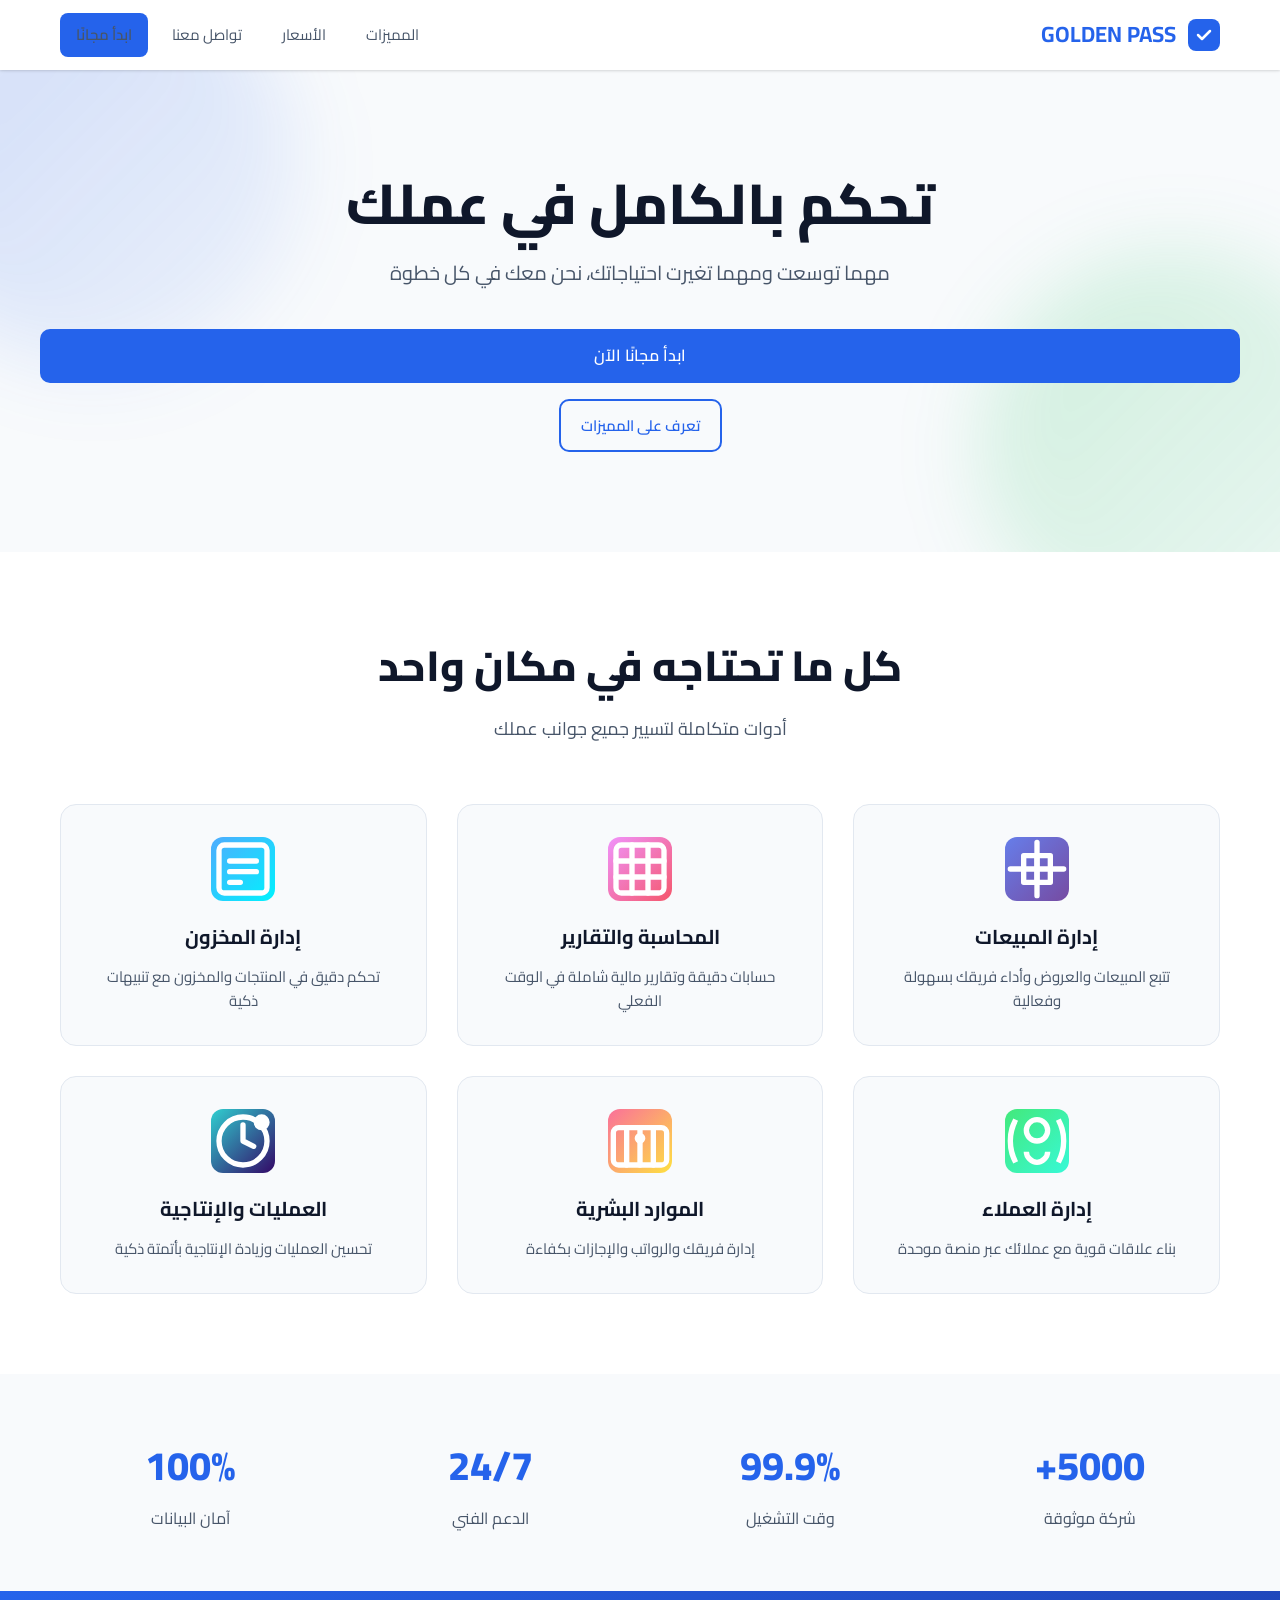
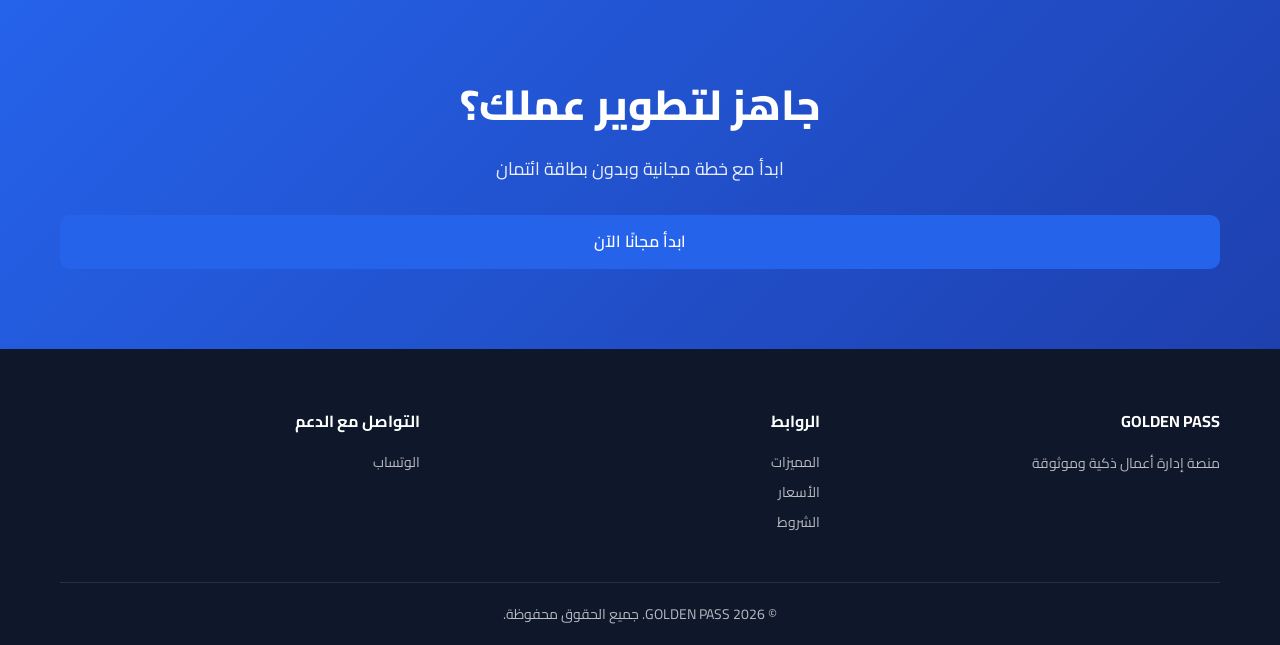
<file: index.html>
<!DOCTYPE html>
<html lang="ar" dir="rtl">
<head>
    <meta charset="UTF-8">
    <link rel="icon" href="data:,"><meta name="viewport" content="width=device-width, initial-scale=1.0">
    <title>GOLDEN PASS - منصة إدارة الأعمال الذكية</title>
    <link rel="stylesheet" href="style.css">
    <link href="https://fonts.googleapis.com/css2?family=Cairo:wght@400;600;700;800&family=Tajawal:wght@400;500;700&display=swap" rel="stylesheet">
</head>
<body>
<!-- Navbar -->
<nav class="navbar">
    <div class="navbar-container">
        <div class="navbar-logo">
            <svg width="32" height="32" viewBox="0 0 32 32" fill="none">
                <rect width="32" height="32" rx="8" fill="#2563eb"/>
                <path d="M10 16L14 20L22 12" stroke="white" stroke-width="2.5" stroke-linecap="round" stroke-linejoin="round"/>
            </svg>
            <span>GOLDEN PASS</span>
        </div>

        <button class="mobile-menu-toggle" id="mobileMenuToggle">
            <span></span>
            <span></span>
            <span></span>
        </button>

        <ul class="navbar-menu" id="navbarMenu">
            <li><a href="#features">المميزات</a></li>
            <li><a href="#pricing">الأسعار</a></li>
            <li><a href="#contact">تواصل معنا</a></li>
            <li><a href="auth.html" class="btn-primary">ابدأ مجانًا</a></li>
        </ul>
    </div>
</nav>

<!-- Hero Section -->
<section class="hero">
    <div class="hero-content">
        <h1 class="hero-title">تحكم بالكامل في عملك</h1>
        <p class="hero-subtitle">مهما توسعت ومهما تغيرت احتياجاتك، نحن معك في كل خطوة</p>
        <div class="hero-cta">
            <a href="auth.html" class="btn-large">ابدأ مجانًا الآن</a>
            <button class="btn-ghost" onclick="document.querySelector('#features').scrollIntoView({behavior: 'smooth'})">تعرف على المميزات</button>
        </div>
    </div>
    <div class="hero-decoration">
        <div class="gradient-orb"></div>
        <div class="gradient-orb secondary"></div>
    </div>
</section>

<!-- Features Section -->
<section class="features" id="features">
    <div class="container">
        <div class="section-header">
            <h2>كل ما تحتاجه في مكان واحد</h2>
            <p>أدوات متكاملة لتسيير جميع جوانب عملك</p>
        </div>

        <div class="features-grid">
            <!-- Sales -->
            <div class="feature-card">
                <div class="feature-icon sales">
                    <svg viewBox="0 0 24 24" fill="none" stroke="currentColor" stroke-width="2">
                        <path d="M12 2v20M2 12h20" stroke-linecap="round"/>
                        <path d="M7 7h10v10H7z" stroke-linecap="round" stroke-linejoin="round"/>
                        <path d="M12 7v10" stroke-linecap="round"/>
                    </svg>
                </div>
                <h3>إدارة المبيعات</h3>
                <p>تتبع المبيعات والعروض وأداء فريقك بسهولة وفعالية</p>
            </div>

            <!-- Accounting -->
            <div class="feature-card">
                <div class="feature-icon accounting">
                    <svg viewBox="0 0 24 24" fill="none" stroke="currentColor" stroke-width="2">
                        <rect x="3" y="3" width="18" height="18" rx="2"/>
                        <path d="M3 9h18M3 15h18M9 3v18M15 3v18" stroke-linecap="round"/>
                    </svg>
                </div>
                <h3>المحاسبة والتقارير</h3>
                <p>حسابات دقيقة وتقارير مالية شاملة في الوقت الفعلي</p>
            </div>

            <!-- Inventory -->
            <div class="feature-card">
                <div class="feature-icon inventory">
                    <svg viewBox="0 0 24 24" fill="none" stroke="currentColor" stroke-width="2">
                        <path d="M3 5a2 2 0 012-2h14a2 2 0 012 2v14a2 2 0 01-2 2H5a2 2 0 01-2-2V5z"/>
                        <path d="M7 9h10M7 13h10M7 17h4" stroke-linecap="round"/>
                    </svg>
                </div>
                <h3>إدارة المخزون</h3>
                <p>تحكم دقيق في المنتجات والمخزون مع تنبيهات ذكية</p>
            </div>

            <!-- CRM -->
            <div class="feature-card">
                <div class="feature-icon crm">
                    <svg viewBox="0 0 24 24" fill="none" stroke="currentColor" stroke-width="2">
                        <circle cx="12" cy="8" r="4"/>
                        <path d="M16 16c0 2-2 4-4 4s-4-2-4-4M20 20c1-2 2-4 2-8s-1-6-2-8M4 20c-1-2-2-4-2-8s1-6 2-8"/>
                    </svg>
                </div>
                <h3>إدارة العملاء</h3>
                <p>بناء علاقات قوية مع عملائك عبر منصة موحدة</p>
            </div>

            <!-- HR -->
            <div class="feature-card">
                <div class="feature-icon hr">
                    <svg viewBox="0 0 24 24" fill="none" stroke="currentColor" stroke-width="2">
                        <rect x="2" y="7" width="20" height="14" rx="2"/>
                        <path d="M12 7v14M7 7v14M17 7v14" stroke-linecap="round"/>
                        <circle cx="12" cy="11" r="1" fill="currentColor"/>
                    </svg>
                </div>
                <h3>الموارد البشرية</h3>
                <p>إدارة فريقك والرواتب والإجازات بكفاءة</p>
            </div>

            <!-- Operations -->
            <div class="feature-card">
                <div class="feature-icon operations">
                    <svg viewBox="0 0 24 24" fill="none" stroke="currentColor" stroke-width="2">
                        <circle cx="12" cy="12" r="9"/>
                        <path d="M12 6v6l4 2" stroke-linecap="round" stroke-linejoin="round"/>
                        <circle cx="19" cy="5" r="2" fill="currentColor"/>
                    </svg>
                </div>
                <h3>العمليات والإنتاجية</h3>
                <p>تحسين العمليات وزيادة الإنتاجية بأتمتة ذكية</p>
            </div>
        </div>
    </div>
</section>

<!-- Stats Section -->
<section class="stats">
    <div class="container">
        <div class="stats-grid">
            <div class="stat-item">
                <h4 class="stat-number">5000+</h4>
                <p>شركة موثوقة</p>
            </div>
            <div class="stat-item">
                <h4 class="stat-number">99.9%</h4>
                <p>وقت التشغيل</p>
            </div>
            <div class="stat-item">
                <h4 class="stat-number">24/7</h4>
                <p>الدعم الفني</p>
            </div>
            <div class="stat-item">
                <h4 class="stat-number">100%</h4>
                <p>آمان البيانات</p>
            </div>
        </div>
    </div>
</section>

<!-- CTA Section -->
<section class="cta-section">
    <div class="container">
        <h2>جاهز لتطوير عملك؟</h2>
        <p>ابدأ مع خطة مجانية وبدون بطاقة ائتمان</p>
        <a href="auth.html" class="btn-large primary">ابدأ مجانًا الآن</a>
    </div>
</section>

<!-- Footer -->
<footer class="footer">
    <div class="container">
        <div class="footer-content">
            <div class="footer-section">
                <h4>GOLDEN PASS</h4>
                <p>منصة إدارة أعمال ذكية وموثوقة</p>
            </div>
            <div class="footer-section">
                <h4>الروابط</h4>
                <ul>
                    <li><a href="#features">المميزات</a></li>
                    <li><a href="#pricing">الأسعار</a></li>
                    <li><a href="#">الشروط</a></li>
                </ul>
            </div>
            <div class="footer-section">
                <h4>التواصل مع الدعم</h4>
                <ul>
                    <li><a href="https://wa.me/qr/FMXMGJVKOCLME1">الوتساب</a></li>
                </ul>
            </div>
        </div>
        <div class="footer-bottom">
            <p>&copy; 2026 GOLDEN PASS. جميع الحقوق محفوظة.</p>
        </div>
    </div>
</footer>
<script src="script.js"></script>

</body>
</html>
</file>
<file: style.css>
/* ========================================
   ROOT & VARIABLES
   ======================================== */
:root {
    --primary: #2563eb;
    --primary-dark: #1e40af;
    --primary-light: #3b82f6;
    --success: #22c55e;
    --warning: #f59e0b;
    --danger: #ef4444;
    --info: #3b82f6;
    
    --text-primary: #0f172a;
    --text-secondary: #475569;
    --text-light: #94a3b8;
    
    --bg-primary: #ffffff;
    --bg-secondary: #f8fafc;
    --bg-tertiary: #f1f5f9;
    --border: #e2e8f0;
    
    --shadow-sm: 0 1px 2px 0 rgba(0, 0, 0, 0.05);
    --shadow: 0 1px 3px 0 rgba(0, 0, 0, 0.1), 0 1px 2px 0 rgba(0, 0, 0, 0.06);
    --shadow-lg: 0 10px 15px -3px rgba(0, 0, 0, 0.1);
    --shadow-xl: 0 20px 25px -5px rgba(0, 0, 0, 0.1);
    
    --transition: all 0.3s cubic-bezier(0.4, 0, 0.2, 1);
    --transition-fast: all 0.15s cubic-bezier(0.4, 0, 0.2, 1);
}

/* ========================================
   GLOBAL STYLES
   ======================================== */
* {
    margin: 0;
    padding: 0;
    box-sizing: border-box;
}

html {
    scroll-behavior: smooth;
}

body {
    font-family: 'Cairo', 'Tajawal', sans-serif;
    color: var(--text-primary);
    background-color: var(--bg-secondary);
    line-height: 1.6;
    -webkit-font-smoothing: antialiased;
}

body.auth-body {
    background: linear-gradient(135deg, #667eea 0%, #764ba2 100%);
    min-height: 100vh;
    display: flex;
    align-items: center;
    justify-content: center;
}

.container {
    max-width: 1200px;
    margin: 0 auto;
    padding: 0 20px;
}

/* ========================================
   UTILITIES
   ======================================== */
.hidden {
    display: none !important;
}

/* ========================================
   NAVBAR
   ======================================== */
.navbar {
    background: var(--bg-primary);
    box-shadow: var(--shadow);
    position: sticky;
    top: 0;
    z-index: 100;
}

.navbar-container {
    max-width: 1200px;
    margin: 0 auto;
    padding: 0 20px;
    display: flex;
    align-items: center;
    justify-content: space-between;
    height: 70px;
}

.navbar-logo {
    display: flex;
    align-items: center;
    gap: 12px;
    font-size: 22px;
    font-weight: 700;
    color: var(--primary);
    text-decoration: none;
    transition: var(--transition-fast);
}

.navbar-logo:hover {
    transform: translateY(-2px);
}

.navbar-logo svg {
    width: 32px;
    height: 32px;
}

.navbar-menu {
    display: flex;
    list-style: none;
    gap: 8px;
    align-items: center;
}

.navbar-menu a {
    color: var(--text-secondary);
    text-decoration: none;
    padding: 10px 16px;
    border-radius: 8px;
    transition: var(--transition-fast);
    font-size: 15px;
}

.navbar-menu a:hover {
    color: var(--primary);
    background: var(--bg-secondary);
}

.mobile-menu-toggle {
    display: none;
    flex-direction: column;
    gap: 6px;
    background: none;
    border: none;
    cursor: pointer;
    padding: 8px;
}

.mobile-menu-toggle span {
    width: 24px;
    height: 2.5px;
    background: var(--text-primary);
    border-radius: 2px;
    transition: var(--transition-fast);
}

/* ========================================
   HERO SECTION
   ======================================== */
.hero {
    padding: 100px 20px;
    position: relative;
    overflow: hidden;
}

.hero-content {
    max-width: 1200px;
    margin: 0 auto;
    text-align: center;
    position: relative;
    z-index: 2;
    animation: slideUp 0.8s cubic-bezier(0.4, 0, 0.2, 1);
}

@keyframes slideUp {
    from {
        opacity: 0;
        transform: translateY(30px);
    }
    to {
        opacity: 1;
        transform: translateY(0);
    }
}

.hero-title {
    font-size: 56px;
    font-weight: 800;
    line-height: 1.2;
    margin-bottom: 20px;
    color: var(--text-primary);
}

.hero-subtitle {
    font-size: 20px;
    color: var(--text-secondary);
    margin-bottom: 40px;
    max-width: 600px;
    margin-left: auto;
    margin-right: auto;
}

.hero-cta {
    display: flex;
    gap: 16px;
    justify-content: center;
    flex-wrap: wrap;
}

.hero-decoration {
    position: absolute;
    top: 0;
    left: 0;
    width: 100%;
    height: 100%;
    z-index: 0;
    pointer-events: none;
}

.gradient-orb {
    position: absolute;
    width: 400px;
    height: 400px;
    border-radius: 50%;
    background: linear-gradient(135deg, rgba(37, 99, 235, 0.2) 0%, rgba(37, 99, 235, 0.05) 100%);
    filter: blur(40px);
}

.gradient-orb.secondary {
    background: linear-gradient(135deg, rgba(34, 197, 94, 0.2) 0%, rgba(34, 197, 94, 0.05) 100%);
}

.gradient-orb:nth-child(1) {
    top: -100px;
    left: -100px;
    animation: float 8s ease-in-out infinite;
}

.gradient-orb:nth-child(2) {
    bottom: -100px;
    right: -100px;
    animation: float 8s ease-in-out infinite 1s;
}

@keyframes float {
    0%, 100% {
        transform: translateY(0px);
    }
    50% {
        transform: translateY(-30px);
    }
}

/* ========================================
   BUTTONS
   ======================================== */
.btn-primary,
.btn-secondary,
.btn-ghost,
.btn-large {
    border: none;
    border-radius: 10px;
    font-size: 15px;
    font-weight: 600;
    cursor: pointer;
    transition: var(--transition-fast);
    font-family: inherit;
    display: inline-flex;
    align-items: center;
    gap: 8px;
    text-decoration: none;
    white-space: nowrap;
}

.btn-primary {
    background: var(--primary);
    color: white;
    padding: 10px 20px;
}

.btn-primary:hover {
    background: var(--primary-dark);
    transform: translateY(-2px);
    box-shadow: var(--shadow-lg);
}

.btn-primary:active {
    transform: translateY(0);
}

.btn-secondary {
    background: var(--bg-tertiary);
    color: var(--text-primary);
    padding: 10px 20px;
}

.btn-secondary:hover {
    background: var(--border);
}

.btn-ghost {
    background: transparent;
    color: var(--primary);
    border: 2px solid var(--primary);
    padding: 10px 20px;
}

.btn-ghost:hover {
    background: rgba(37, 99, 235, 0.05);
}

.btn-large {
    padding: 14px 32px;
    font-size: 16px;
    background: var(--primary);
    color: white;
    justify-content: center;
    width: 100%;
}

.btn-large:hover {
    background: var(--primary-dark);
    transform: translateY(-2px);
    box-shadow: var(--shadow-lg);
}

/* ========================================
   FEATURES SECTION
   ======================================== */
.features {
    padding: 80px 20px;
    background: var(--bg-primary);
}

.section-header {
    text-align: center;
    margin-bottom: 60px;
}

.section-header h2 {
    font-size: 42px;
    font-weight: 800;
    margin-bottom: 16px;
    color: var(--text-primary);
}

.section-header p {
    font-size: 18px;
    color: var(--text-secondary);
}

.features-grid {
    display: grid;
    grid-template-columns: repeat(auto-fit, minmax(320px, 1fr));
    gap: 30px;
    max-width: 1200px;
    margin: 0 auto;
}

.feature-card {
    padding: 32px;
    border-radius: 16px;
    background: var(--bg-secondary);
    border: 1px solid var(--border);
    transition: var(--transition);
    text-align: center;
}

.feature-card:hover {
    transform: translateY(-8px);
    box-shadow: var(--shadow-xl);
    border-color: var(--primary);
}

.feature-icon {
    width: 64px;
    height: 64px;
    border-radius: 12px;
    display: flex;
    align-items: center;
    justify-content: center;
    margin: 0 auto 20px;
    font-size: 32px;
    color: white;
}

.feature-icon.sales {
    background: linear-gradient(135deg, #667eea 0%, #764ba2 100%);
}

.feature-icon.accounting {
    background: linear-gradient(135deg, #f093fb 0%, #f5576c 100%);
}

.feature-icon.inventory {
    background: linear-gradient(135deg, #4facfe 0%, #00f2fe 100%);
}

.feature-icon.crm {
    background: linear-gradient(135deg, #43e97b 0%, #38f9d7 100%);
}

.feature-icon.hr {
    background: linear-gradient(135deg, #fa709a 0%, #fee140 100%);
}

.feature-icon.operations {
    background: linear-gradient(135deg, #30cfd0 0%, #330867 100%);
}

.feature-card h3 {
    font-size: 20px;
    margin-bottom: 12px;
    color: var(--text-primary);
}

.feature-card p {
    color: var(--text-secondary);
    font-size: 15px;
    line-height: 1.6;
}

/* ========================================
   STATS SECTION
   ======================================== */
.stats {
    padding: 60px 20px;
    background: var(--bg-secondary);
}

.stats-grid {
    display: grid;
    grid-template-columns: repeat(auto-fit, minmax(200px, 1fr));
    gap: 40px;
    max-width: 1200px;
    margin: 0 auto;
    text-align: center;
}

.stat-item {
    animation: scaleUp 0.6s cubic-bezier(0.4, 0, 0.2, 1);
}

@keyframes scaleUp {
    from {
        opacity: 0;
        transform: scale(0.95);
    }
    to {
        opacity: 1;
        transform: scale(1);
    }
}

.stat-number {
    font-size: 40px;
    font-weight: 800;
    color: var(--primary);
    margin-bottom: 8px;
}

.stat-item p {
    color: var(--text-secondary);
    font-size: 16px;
}

/* ========================================
   CTA SECTION
   ======================================== */
.cta-section {
    padding: 80px 20px;
    background: linear-gradient(135deg, var(--primary) 0%, var(--primary-dark) 100%);
    text-align: center;
    color: white;
}

.cta-section h2 {
    font-size: 42px;
    font-weight: 800;
    margin-bottom: 16px;
}

.cta-section p {
    font-size: 18px;
    margin-bottom: 32px;
    opacity: 0.9;
}

/* ========================================
   FOOTER
   ======================================== */
.footer {
    background: var(--text-primary);
    color: white;
    padding: 60px 20px 20px;
}

.footer-content {
    max-width: 1200px;
    margin: 0 auto;
    display: grid;
    grid-template-columns: repeat(auto-fit, minmax(250px, 1fr));
    gap: 40px;
    margin-bottom: 40px;
}

.footer-section h4 {
    font-size: 16px;
    font-weight: 700;
    margin-bottom: 16px;
}

.footer-section p {
    color: rgba(255, 255, 255, 0.7);
    font-size: 14px;
    line-height: 1.8;
}

.footer-section ul {
    list-style: none;
}

.footer-section a {
    color: rgba(255, 255, 255, 0.7);
    text-decoration: none;
    font-size: 14px;
    display: block;
    margin-bottom: 8px;
    transition: var(--transition-fast);
}

.footer-section a:hover {
    color: white;
}

.footer-bottom {
    text-align: center;
    padding-top: 20px;
    border-top: 1px solid rgba(255, 255, 255, 0.1);
    color: rgba(255, 255, 255, 0.7);
    font-size: 14px;
}

/* ========================================
   AUTH PAGE
   ======================================== */
.auth-container {
    position: relative;
    width: 100%;
    max-width: 440px;
    margin: 20px;
}

.back-button {
    display: inline-flex;
    align-items: center;
    gap: 8px;
    color: white;
    text-decoration: none;
    font-size: 14px;
    margin-bottom: 24px;
    padding: 8px 12px;
    border-radius: 8px;
    transition: var(--transition-fast);
}

.back-button:hover {
    background: rgba(255, 255, 255, 0.1);
}

.auth-card {
    background: var(--bg-primary);
    border-radius: 20px;
    padding: 48px 32px;
    box-shadow: var(--shadow-xl);
    position: relative;
    z-index: 10;
    animation: slideUp 0.6s cubic-bezier(0.4, 0, 0.2, 1);
}

.auth-header {
    text-align: center;
    margin-bottom: 32px;
}

.auth-header h1 {
    font-size: 28px;
    font-weight: 800;
    margin-bottom: 8px;
    color: var(--text-primary);
}

.auth-header p {
    color: var(--text-secondary);
    font-size: 15px;
}

/* ========================================
   FORMS
   ======================================== */
.form-group {
    margin-bottom: 20px;
}

.form-group label {
    display: block;
    margin-bottom: 8px;
    font-weight: 600;
    color: var(--text-primary);
    font-size: 14px;
}

.form-group input,
.form-group select {
    width: 100%;
    padding: 12px 16px;
    border: 1px solid var(--border);
    border-radius: 10px;
    font-family: inherit;
    font-size: 14px;
    transition: var(--transition-fast);
    background: var(--bg-secondary);
}

.form-group input:focus,
.form-group select:focus {
    outline: none;
    border-color: var(--primary);
    background: var(--bg-primary);
    box-shadow: 0 0 0 3px rgba(37, 99, 235, 0.1);
}

.form-group small {
    display: block;
    margin-top: 6px;
    color: var(--text-light);
    font-size: 12px;
}

.password-input {
    position: relative;
    display: flex;
    align-items: center;
}

.password-input input {
    flex: 1;
}

.toggle-password {
    position: absolute;
    left: 12px;
    background: none;
    border: none;
    cursor: pointer;
    color: var(--text-secondary);
    padding: 8px;
    transition: var(--transition-fast);
    display: flex;
    align-items: center;
    justify-content: center;
}

.toggle-password:hover {
    color: var(--primary);
}

.subdomain-input {
    display: flex;
    gap: 0;
    align-items: center;
    border: 1px solid var(--border);
    border-radius: 10px;
    overflow: hidden;
    background: var(--bg-secondary);
    transition: var(--transition-fast);
}

.subdomain-input:focus-within {
    border-color: var(--primary);
    box-shadow: 0 0 0 3px rgba(37, 99, 235, 0.1);
}

.subdomain-input input {
    flex: 1;
    border: none;
    background: transparent;
    text-align: right;
}

.subdomain-input input:focus {
    outline: none;
    box-shadow: none;
    background: transparent;
}

.domain-suffix {
    padding: 0 16px;
    color: var(--text-light);
    font-size: 14px;
    white-space: nowrap;
    user-select: none;
}

.error-message {
    display: block;
    color: var(--danger);
    font-size: 12px;
    margin-top: 6px;
    min-height: 18px;
}

.form-divider {
    display: flex;
    align-items: center;
    gap: 16px;
    margin: 24px 0;
    color: var(--text-light);
    font-size: 14px;
}

.form-divider::before,
.form-divider::after {
    content: '';
    flex: 1;
    height: 1px;
    background: var(--border);
}

/* ========================================
   DASHBOARD
   ======================================== */
.dashboard-container {
    display: flex;
    height: 100vh;
    background: var(--bg-secondary);
}

/* Sidebar */
.sidebar {
    width: 280px;
    background: var(--bg-primary);
    border-right: 1px solid var(--border);
    display: flex;
    flex-direction: column;
    overflow-y: auto;
    position: relative;
    z-index: 200;
    transition: var(--transition);
}

.sidebar-header {
    padding: 20px;
    display: flex;
    align-items: center;
    gap: 12px;
    font-size: 18px;
    font-weight: 700;
    color: var(--primary);
    border-bottom: 1px solid var(--border);
}

.sidebar-nav {
    flex: 1;
    padding: 20px 0;
    overflow-y: auto;
}

.nav-section {
    padding: 0 16px;
    margin-bottom: 24px;
}

.nav-label {
    font-size: 12px;
    font-weight: 700;
    color: var(--text-light);
    text-transform: uppercase;
    letter-spacing: 0.5px;
    padding: 0 12px 12px;
}

.nav-item {
    display: flex;
    align-items: center;
    gap: 12px;
    padding: 12px;
    border-radius: 8px;
    color: var(--text-secondary);
    text-decoration: none;
    transition: var(--transition-fast);
    font-size: 15px;
    cursor: pointer;
    border: none;
    background: none;
    width: 100%;
    text-align: right;
}

.nav-item:hover {
    background: var(--bg-secondary);
    color: var(--primary);
}

.nav-item.active {
    background: rgba(37, 99, 235, 0.1);
    color: var(--primary);
    font-weight: 600;
}

.sidebar-footer {
    padding: 16px;
    border-top: 1px solid var(--border);
}

.logout-btn {
    width: 100%;
    display: flex;
    align-items: center;
    gap: 12px;
    padding: 12px;
    background: none;
    border: 1px solid var(--border);
    border-radius: 8px;
    color: var(--danger);
    cursor: pointer;
    font-size: 15px;
    font-weight: 600;
    transition: var(--transition-fast);
    font-family: inherit;
}

.logout-btn:hover {
    background: rgba(239, 68, 68, 0.05);
    border-color: var(--danger);
}

/* Main Content */
.dashboard-main {
    flex: 1;
    display: flex;
    flex-direction: column;
    overflow: hidden;
}

.topbar {
    height: 70px;
    background: var(--bg-primary);
    border-bottom: 1px solid var(--border);
    display: flex;
    align-items: center;
    justify-content: space-between;
    padding: 0 24px;
    gap: 16px;
}

.sidebar-toggle {
    display: none;
    background: none;
    border: none;
    cursor: pointer;
    color: var(--text-primary);
    padding: 8px;
    transition: var(--transition-fast);
}

.sidebar-toggle:hover {
    color: var(--primary);
}

.topbar-right {
    display: flex;
    align-items: center;
    gap: 16px;
}

.user-info {
    display: flex;
    align-items: center;
    gap: 12px;
}

.user-avatar {
    width: 40px;
    height: 40px;
    border-radius: 50%;
    background: linear-gradient(135deg, var(--primary) 0%, var(--primary-light) 100%);
    display: flex;
    align-items: center;
    justify-content: center;
    color: white;
    font-weight: 700;
    font-size: 16px;
}

.dashboard-content {
    flex: 1;
    overflow-y: auto;
    padding: 32px;
}

.module {
    display: none;
}

.module.active {
    display: block;
    animation: slideUp 0.3s cubic-bezier(0.4, 0, 0.2, 1);
}

.content-header {
    display: flex;
    justify-content: space-between;
    align-items: center;
    margin-bottom: 32px;
}

.content-header h1 {
    font-size: 32px;
    font-weight: 800;
    color: var(--text-primary);
}

.content-header p {
    color: var(--text-secondary);
    font-size: 15px;
    margin-top: 4px;
}

/* Stats Cards */
.stats-cards {
    display: grid;
    grid-template-columns: repeat(auto-fit, minmax(260px, 1fr));
    gap: 20px;
    margin-bottom: 40px;
}

.stat-card {
    background: var(--bg-primary);
    border-radius: 12px;
    padding: 24px;
    border: 1px solid var(--border);
    display: flex;
    gap: 16px;
    transition: var(--transition);
}

.stat-card:hover {
    border-color: var(--primary);
    box-shadow: var(--shadow-lg);
}

.stat-icon {
    width: 56px;
    height: 56px;
    border-radius: 12px;
    display: flex;
    align-items: center;
    justify-content: center;
    color: white;
    flex-shrink: 0;
}

.stat-card.sales .stat-icon {
    background: linear-gradient(135deg, #667eea 0%, #764ba2 100%);
}

.stat-card.customers .stat-icon {
    background: linear-gradient(135deg, #f093fb 0%, #f5576c 100%);
}

.stat-card.products .stat-icon {
    background: linear-gradient(135deg, #4facfe 0%, #00f2fe 100%);
}

.stat-card.profit .stat-icon {
    background: linear-gradient(135deg, #43e97b 0%, #38f9d7 100%);
}

.stat-icon svg {
    width: 28px;
    height: 28px;
}

.stat-info {
    flex: 1;
}

.stat-label {
    font-size: 13px;
    color: var(--text-light);
    text-transform: uppercase;
    letter-spacing: 0.5px;
    margin-bottom: 4px;
}

.stat-value {
    font-size: 28px;
    font-weight: 800;
    color: var(--text-primary);
    margin-bottom: 4px;
}

.stat-change {
    font-size: 12px;
    font-weight: 600;
}

.stat-change.positive {
    color: var(--success);
}

.stat-change.negative {
    color: var(--danger);
}

.stat-change.neutral {
    color: var(--text-light);
}

/* Table Section */
.table-section {
    background: var(--bg-primary);
    border-radius: 12px;
    border: 1px solid var(--border);
    overflow: hidden;
}

.table-header {
    padding: 24px;
    display: flex;
    justify-content: space-between;
    align-items: center;
    border-bottom: 1px solid var(--border);
}

.table-header h2 {
    font-size: 18px;
    font-weight: 700;
    color: var(--text-primary);
}

.table-container {
    overflow-x: auto;
}

.data-table {
    width: 100%;
    border-collapse: collapse;
}

.data-table thead {
    background: var(--bg-secondary);
}

.data-table th {
    padding: 16px 24px;
    text-align: right;
    font-weight: 600;
    font-size: 13px;
    color: var(--text-secondary);
    text-transform: uppercase;
    letter-spacing: 0.5px;
}

.data-table td {
    padding: 16px 24px;
    border-top: 1px solid var(--border);
    color: var(--text-primary);
    font-size: 14px;
}

.data-table tbody tr:hover {
    background: var(--bg-secondary);
}

.empty-state {
    text-align: center;
}

.empty-content {
    padding: 60px 20px;
    color: var(--text-light);
}

.empty-content svg {
    margin-bottom: 16px;
    opacity: 0.5;
}

.empty-content p {
    font-size: 15px;
}

/* Coming Soon */
.coming-soon {
    padding: 100px 32px;
    text-align: center;
    color: var(--text-light);
}

/* ========================================
   TOAST NOTIFICATIONS
   ======================================== */
.toast {
    position: fixed;
    bottom: 20px;
    right: 20px;
    left: auto;
    background: var(--text-primary);
    color: white;
    padding: 16px 24px;
    border-radius: 10px;
    box-shadow: var(--shadow-xl);
    display: none;
    z-index: 9999;
    max-width: 360px;
    font-size: 14px;
    animation: slideIn 0.3s cubic-bezier(0.4, 0, 0.2, 1);
}

.toast.show {
    display: block;
}

.toast.success {
    background: var(--success);
}

.toast.error {
    background: var(--danger);
}

.toast.info {
    background: var(--info);
}

.toast.warning {
    background: var(--warning);
}

@keyframes slideIn {
    from {
        opacity: 0;
        transform: translateX(100%);
    }
    to {
        opacity: 1;
        transform: translateX(0);
    }
}

/* ========================================
   SPINNER
   ======================================== */
.spinner {
    width: 16px;
    height: 16px;
    border: 2px solid rgba(255, 255, 255, 0.3);
    border-top-color: white;
    border-radius: 50%;
    animation: spin 0.8s linear infinite;
}

@keyframes spin {
    to {
        transform: rotate(360deg);
    }
}

.btn-loader {
    display: inline-flex !important;
    align-items: center;
    justify-content: center;
}

/* ========================================
   RESPONSIVE
   ======================================== */
@media (max-width: 1024px) {
    .hero-title {
        font-size: 42px;
    }

    .hero-subtitle {
        font-size: 18px;
    }

    .features-grid {
        grid-template-columns: repeat(auto-fit, minmax(280px, 1fr));
    }
}

@media (max-width: 768px) {
    .navbar-menu {
        display: none;
    }

    .mobile-menu-toggle {
        display: flex;
    }

    .hero-title {
        font-size: 32px;
    }

    .hero-subtitle {
        font-size: 16px;
    }

    .hero-cta {
        flex-direction: column;
    }

    .btn-ghost,
    .btn-primary {
        width: 100%;
    }

    .sidebar {
        position: fixed;
        top: 0;
        left: 0;
        height: 100vh;
        transform: translateX(-100%);
        z-index: 300;
        width: 250px;
        box-shadow: var(--shadow-xl);
    }

    .sidebar.open {
        transform: translateX(0);
    }

    .sidebar-toggle {
        display: flex;
    }

    .dashboard-content {
        padding: 20px;
    }

    .content-header {
        flex-direction: column;
        gap: 16px;
    }

    .content-header h1 {
        font-size: 24px;
    }

    .stats-cards {
        grid-template-columns: 1fr;
    }

    .stat-card {
        flex-direction: column;
        align-items: flex-start;
    }

    .section-header h2 {
        font-size: 32px;
    }

    .features-grid {
        grid-template-columns: 1fr;
    }

    .auth-card {
        padding: 32px 24px;
    }

    .cta-section h2 {
        font-size: 32px;
    }
}

@media (max-width: 480px) {
    .hero {
        padding: 60px 20px;
    }

    .hero-title {
        font-size: 24px;
    }

    .hero-subtitle {
        font-size: 14px;
    }

    .features {
        padding: 60px 20px;
    }

    .section-header h2 {
        font-size: 24px;
    }

    .stat-number {
        font-size: 28px;
    }

    .stats-grid {
        grid-template-columns: 1fr;
        gap: 24px;
    }

    .table-header {
        padding: 16px;
    }

    .data-table th,
    .data-table td {
        padding: 12px 16px;
        font-size: 12px;
    }

    .toast {
        left: 10px;
        right: 10px;
        bottom: 10px;
    }

    .auth-card {
        padding: 24px 20px;
        border-radius: 16px;
    }

    .auth-card {
        max-width: 100%;
    }
}

/* ========================================
   ANIMATIONS
   ======================================== */
@keyframes fadeIn {
    from {
        opacity: 0;
    }
    to {
        opacity: 1;
    }
}

@media (prefers-reduced-motion: reduce) {
    * {
        animation-duration: 0.01ms !important;
        animation-iteration-count: 1 !important;
        transition-duration: 0.01ms !important;
    }
}

/* ========================================
   MODULES — FILTERS
   ======================================== */
.module-filters {
    display: flex;
    gap: 12px;
    margin-bottom: 20px;
    flex-wrap: wrap;
}

.filter-input,
.filter-select {
    padding: 10px 16px;
    border: 1px solid var(--border);
    border-radius: 8px;
    font-family: 'Cairo', sans-serif;
    font-size: 14px;
    color: var(--text-primary);
    background: var(--bg-primary);
    outline: none;
    transition: var(--transition-fast);
}

.filter-input {
    flex: 1;
    min-width: 200px;
}

.filter-input:focus,
.filter-select:focus {
    border-color: var(--primary);
    box-shadow: 0 0 0 3px rgba(37, 99, 235, 0.1);
}

/* ========================================
   BADGES
   ======================================== */
.badge {
    display: inline-block;
    padding: 4px 10px;
    border-radius: 20px;
    font-size: 12px;
    font-weight: 600;
    white-space: nowrap;
}

.badge-success  { background: rgba(34,197,94,0.12);  color: #16a34a; }
.badge-danger   { background: rgba(239,68,68,0.12);   color: #dc2626; }
.badge-warning  { background: rgba(245,158,11,0.12);  color: #d97706; }
.badge-secondary{ background: rgba(100,116,139,0.12); color: #475569; }
.badge-info     { background: rgba(59,130,246,0.12);  color: #2563eb; }

/* ========================================
   ACTION BUTTONS IN TABLES
   ======================================== */
.action-btns {
    display: flex;
    gap: 6px;
    justify-content: flex-end;
}

.btn-icon {
    background: none;
    border: none;
    cursor: pointer;
    font-size: 16px;
    padding: 4px 8px;
    border-radius: 6px;
    transition: var(--transition-fast);
    line-height: 1;
}

.btn-icon:hover {
    background: var(--bg-tertiary);
    transform: scale(1.1);
}

/* ========================================
   MODALS
   ======================================== */
.modal-overlay {
    display: none;
    position: fixed;
    inset: 0;
    background: rgba(15, 23, 42, 0.55);
    z-index: 500;
    align-items: center;
    justify-content: center;
    padding: 20px;
    backdrop-filter: blur(4px);
}

.modal-overlay.active {
    display: flex;
}

.modal {
    background: var(--bg-primary);
    border-radius: 16px;
    width: 100%;
    max-width: 580px;
    max-height: 90vh;
    overflow-y: auto;
    box-shadow: var(--shadow-xl);
    animation: modalIn 0.25s cubic-bezier(0.34, 1.56, 0.64, 1);
}

.modal-sm {
    max-width: 400px;
}

@keyframes modalIn {
    from { opacity: 0; transform: scale(0.92) translateY(20px); }
    to   { opacity: 1; transform: scale(1) translateY(0); }
}

.modal-header {
    display: flex;
    align-items: center;
    justify-content: space-between;
    padding: 20px 24px;
    border-bottom: 1px solid var(--border);
}

.modal-header h3 {
    font-size: 18px;
    font-weight: 700;
    color: var(--text-primary);
}

.modal-close {
    background: none;
    border: none;
    font-size: 18px;
    cursor: pointer;
    color: var(--text-secondary);
    width: 32px;
    height: 32px;
    border-radius: 8px;
    display: flex;
    align-items: center;
    justify-content: center;
    transition: var(--transition-fast);
}

.modal-close:hover {
    background: var(--bg-tertiary);
    color: var(--text-primary);
}

.modal-body {
    padding: 24px;
}

.modal-footer {
    display: flex;
    gap: 12px;
    justify-content: flex-end;
    padding: 16px 24px;
    border-top: 1px solid var(--border);
}

/* ========================================
   FORM GRID & CONTROLS
   ======================================== */
.form-grid {
    display: grid;
    grid-template-columns: 1fr 1fr;
    gap: 16px;
}

.form-grid .full-width {
    grid-column: 1 / -1;
}

.form-control {
    width: 100%;
    padding: 10px 14px;
    border: 1px solid var(--border);
    border-radius: 8px;
    font-family: 'Cairo', sans-serif;
    font-size: 14px;
    color: var(--text-primary);
    background: var(--bg-primary);
    outline: none;
    transition: var(--transition-fast);
    margin-top: 4px;
}

.form-control:focus {
    border-color: var(--primary);
    box-shadow: 0 0 0 3px rgba(37, 99, 235, 0.1);
}

textarea.form-control {
    resize: vertical;
    min-height: 80px;
}

select.form-control {
    cursor: pointer;
}

/* ========================================
   SETTINGS CARD
   ======================================== */
.settings-card {
    background: var(--bg-primary);
    border: 1px solid var(--border);
    border-radius: 16px;
    padding: 28px;
    box-shadow: var(--shadow-sm);
    max-width: 800px;
}

.settings-card h3 {
    font-size: 18px;
    font-weight: 700;
    margin-bottom: 24px;
    padding-bottom: 16px;
    border-bottom: 1px solid var(--border);
    color: var(--text-primary);
}

.settings-card .btn-primary {
    margin-top: 20px;
}

/* ========================================
   BUTTON VARIANTS
   ======================================== */
.btn-danger {
    padding: 10px 20px;
    background: var(--danger);
    color: white;
    border: none;
    border-radius: 8px;
    font-family: 'Cairo', sans-serif;
    font-size: 14px;
    font-weight: 600;
    cursor: pointer;
    transition: var(--transition-fast);
}

.btn-danger:hover {
    background: #dc2626;
    transform: translateY(-1px);
}

/* ========================================
   CONTENT HEADER — btn alignment
   ======================================== */
.content-header .btn-primary {
    display: inline-flex;
    align-items: center;
    gap: 8px;
    white-space: nowrap;
}

/* ========================================
   RESPONSIVE — modals & forms
   ======================================== */
@media (max-width: 600px) {
    .form-grid {
        grid-template-columns: 1fr;
    }

    .module-filters {
        flex-direction: column;
    }

    .filter-input {
        min-width: unset;
    }

    .modal {
        border-radius: 12px;
    }

    .modal-footer {
        flex-direction: column-reverse;
    }

    .modal-footer button {
        width: 100%;
    }
}
</file>
